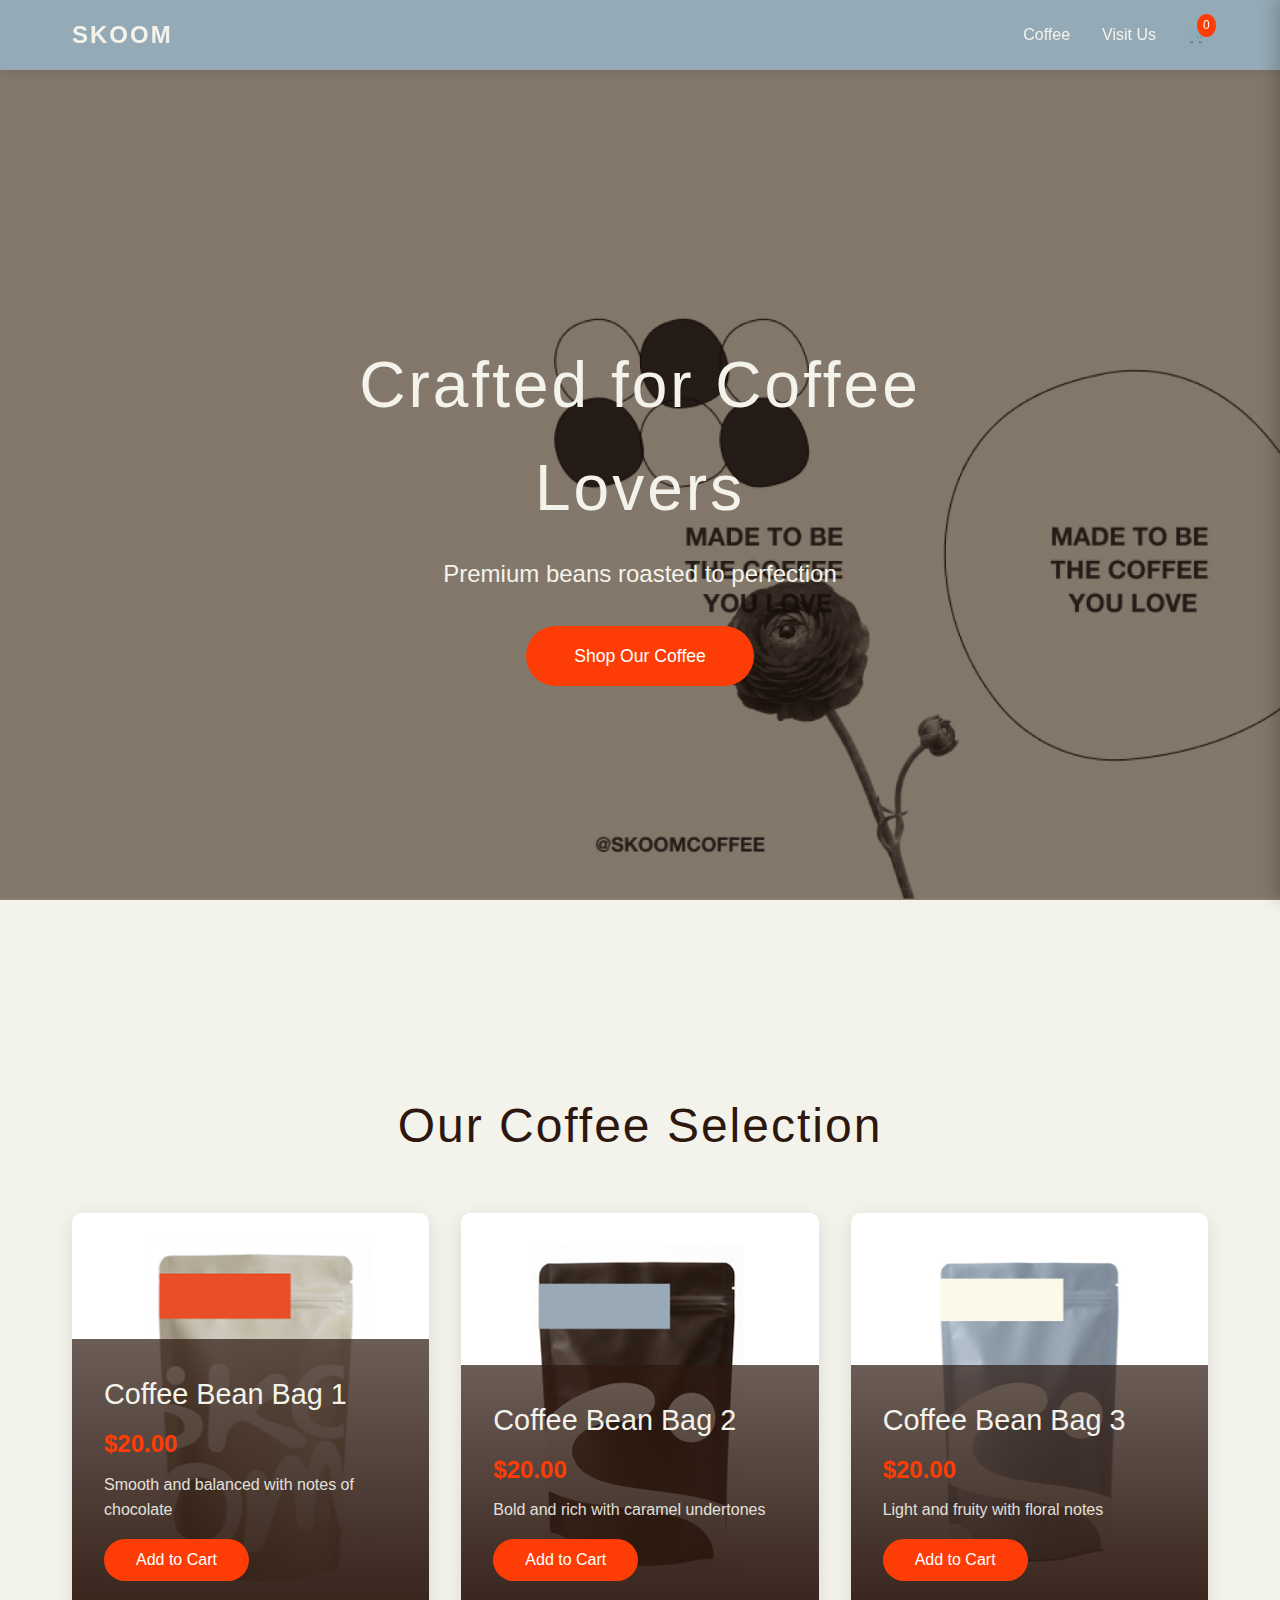
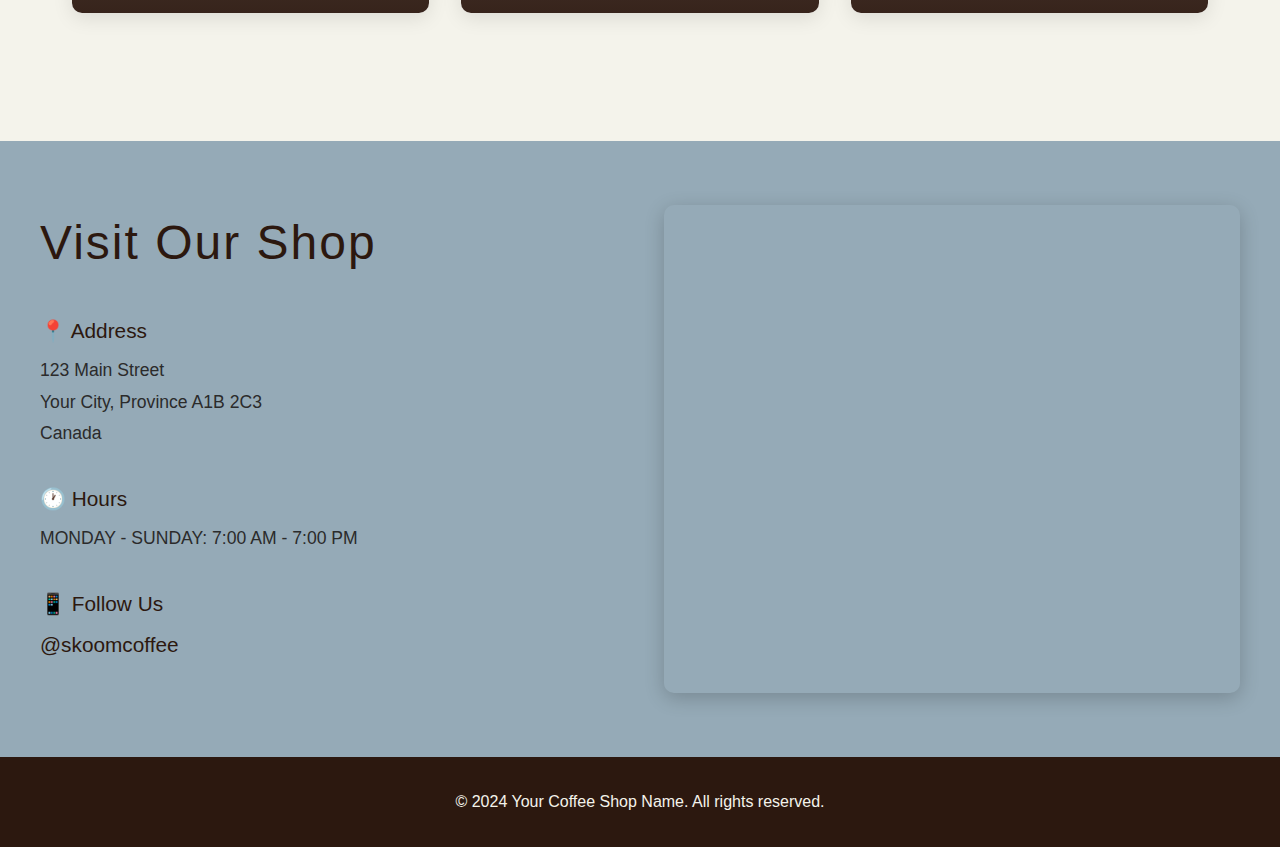
<file: index.html>
<!DOCTYPE html>
<html lang="en">
<head>
    <meta charset="UTF-8">
    <meta name="viewport" content="width=device-width, initial-scale=1.0">
    <title>Your Coffee Shop Name</title>
    <link rel="stylesheet" href="styles.css">
</head>
<body>
    <!-- Navigation -->
    <nav class="navbar">
        <div class="nav-container">
            <div class="logo">SKOOM</div>
            <div class="nav-links">
                <a href="#products">Coffee</a>
                <a href="#location">Visit Us</a>
                <a href="#" class="cart-icon" onclick="toggleCart()">
                    🛒 <span id="cart-count">0</span>
                </a>
            </div>
        </div>
    </nav>

    <!-- Hero Section - Background image: images/hero-background.jpg -->
    <section class="hero">
        <div class="hero-content">
            <h1>Crafted for Coffee Lovers</h1>
            <p>Premium beans roasted to perfection</p>
            <a href="#products" class="cta-button">Shop Our Coffee</a>
        </div>
    </section>

    <!-- Products Section -->
    <section id="products" class="products">
        <h2>Our Coffee Selection</h2>
        <div class="product-grid">
            
            <!-- Product 1 - Background image: images/product-1.jpg -->
            <div class="product-card">
                <div class="product-image" style="background-image: url('images/product-1.jpg');">
                    <div class="product-overlay">
                        <h3>Coffee Bean Bag 1</h3>
                        <p class="price">$20.00</p>
                        <p class="description">Smooth and balanced with notes of chocolate</p>
                        <button class="add-to-cart" onclick="addToCart('Coffee Bean Bag 1', 20.00)">Add to Cart</button>
                    </div>
                </div>
            </div>

            <!-- Product 2 - Background image: images/product-2.jpg -->
            <div class="product-card">
                <div class="product-image" style="background-image: url('images/product-2.jpg');">
                    <div class="product-overlay">
                        <h3>Coffee Bean Bag 2</h3>
                        <p class="price">$20.00</p>
                        <p class="description">Bold and rich with caramel undertones</p>
                        <button class="add-to-cart" onclick="addToCart('Coffee Bean Bag 2', 20.00)">Add to Cart</button>
                    </div>
                </div>
            </div>

            <!-- Product 3 - Background image: images/product-3.jpg -->
            <div class="product-card">
                <div class="product-image" style="background-image: url('images/product-3.jpg');">
                    <div class="product-overlay">
                        <h3>Coffee Bean Bag 3</h3>
                        <p class="price">$20.00</p>
                        <p class="description">Light and fruity with floral notes</p>
                        <button class="add-to-cart" onclick="addToCart('Coffee Bean Bag 3', 20.00)">Add to Cart</button>
                    </div>
                </div>
            </div>

        </div>
    </section>

    <!-- Location Section -->
    <section id="location" class="location">
        <div class="location-container">
            <div class="location-info">
                <h2>Visit Our Shop</h2>
                
                <div class="info-block">
                    <h3>📍 Address</h3>
                    <p>123 Main Street<br>
                    Your City, Province A1B 2C3<br>
                    Canada</p>
                </div>

                <div class="info-block">
                    <h3>🕐 Hours</h3>
                    <p>MONDAY - SUNDAY: 7:00 AM - 7:00 PM<br>
                </div>

                <div class="info-block">
                    <h3>📱 Follow Us</h3>
                    <a href="https://instagram.com/YOUR_INSTAGRAM_HANDLE" target="_blank" class="instagram-link">
                        @skoomcoffee
                    </a>
                </div>
            </div>

            <div class="map-container">
                <!-- REPLACE THIS WITH YOUR GOOGLE MAPS EMBED CODE -->
                <!-- Instructions: 
                     1. Go to Google Maps
                     2. Search your store address
                     3. Click "Share" 
                     4. Click "Embed a map"
                     5. Copy the entire <iframe> code
                     6. Replace the iframe below with your code
                -->
                <iframe 
                    src="https://www.google.com/maps/embed?pb=!1m18!1m12!1m3!1d11547.511785175517!2d-79.38025194946069!3d43.650707663671646!2m3!1f0!2f0!3f0!3m2!1i1024!2i768!4f13.1!3m3!1m2!1s0x89d4cb3088bf15bf%3A0xb0b60392fa10ffd8!2s197%20King%20St%20E%2C%20Toronto%2C%20ON%20M5A%201J5!5e0!3m2!1sen!2sca!4v1770036378170!5m2!1sen!2sca" width="600" height="450" style="border:0;" allowfullscreen="" loading="lazy" referrerpolicy="no-referrer-when-downgrade" 
                    width="100%" 
                    height="450" 
                    style="border:0;" 
                    allowfullscreen="" 
                    loading="lazy">
                </iframe>
            </div>
        </div>
    </section>

    <!-- Shopping Cart Sidebar -->
    <div id="cart-sidebar" class="cart-sidebar">
        <div class="cart-header">
            <h3>Your Cart</h3>
            <button onclick="toggleCart()" class="close-cart">✕</button>
        </div>
        <div id="cart-items" class="cart-items">
            <p class="empty-cart">Your cart is empty</p>
        </div>
        <div class="cart-footer">
            <div class="cart-total">
                <span>Total:</span>
                <span id="cart-total">$0.00</span>
            </div>
            <!-- REPLACE THIS URL WITH YOUR SQUARE PAYMENT LINK -->
            <a href="https://square.link/u/YOUR_SQUARE_LINK" target="_blank" class="checkout-button" id="checkout-button">
                Checkout with Square
            </a>
        </div>
    </div>

    <!-- Footer -->
    <footer class="footer">
        <p>&copy; 2024 Your Coffee Shop Name. All rights reserved.</p>
    </footer>

    <script src="script.js"></script>
</body>
</html>
</file>
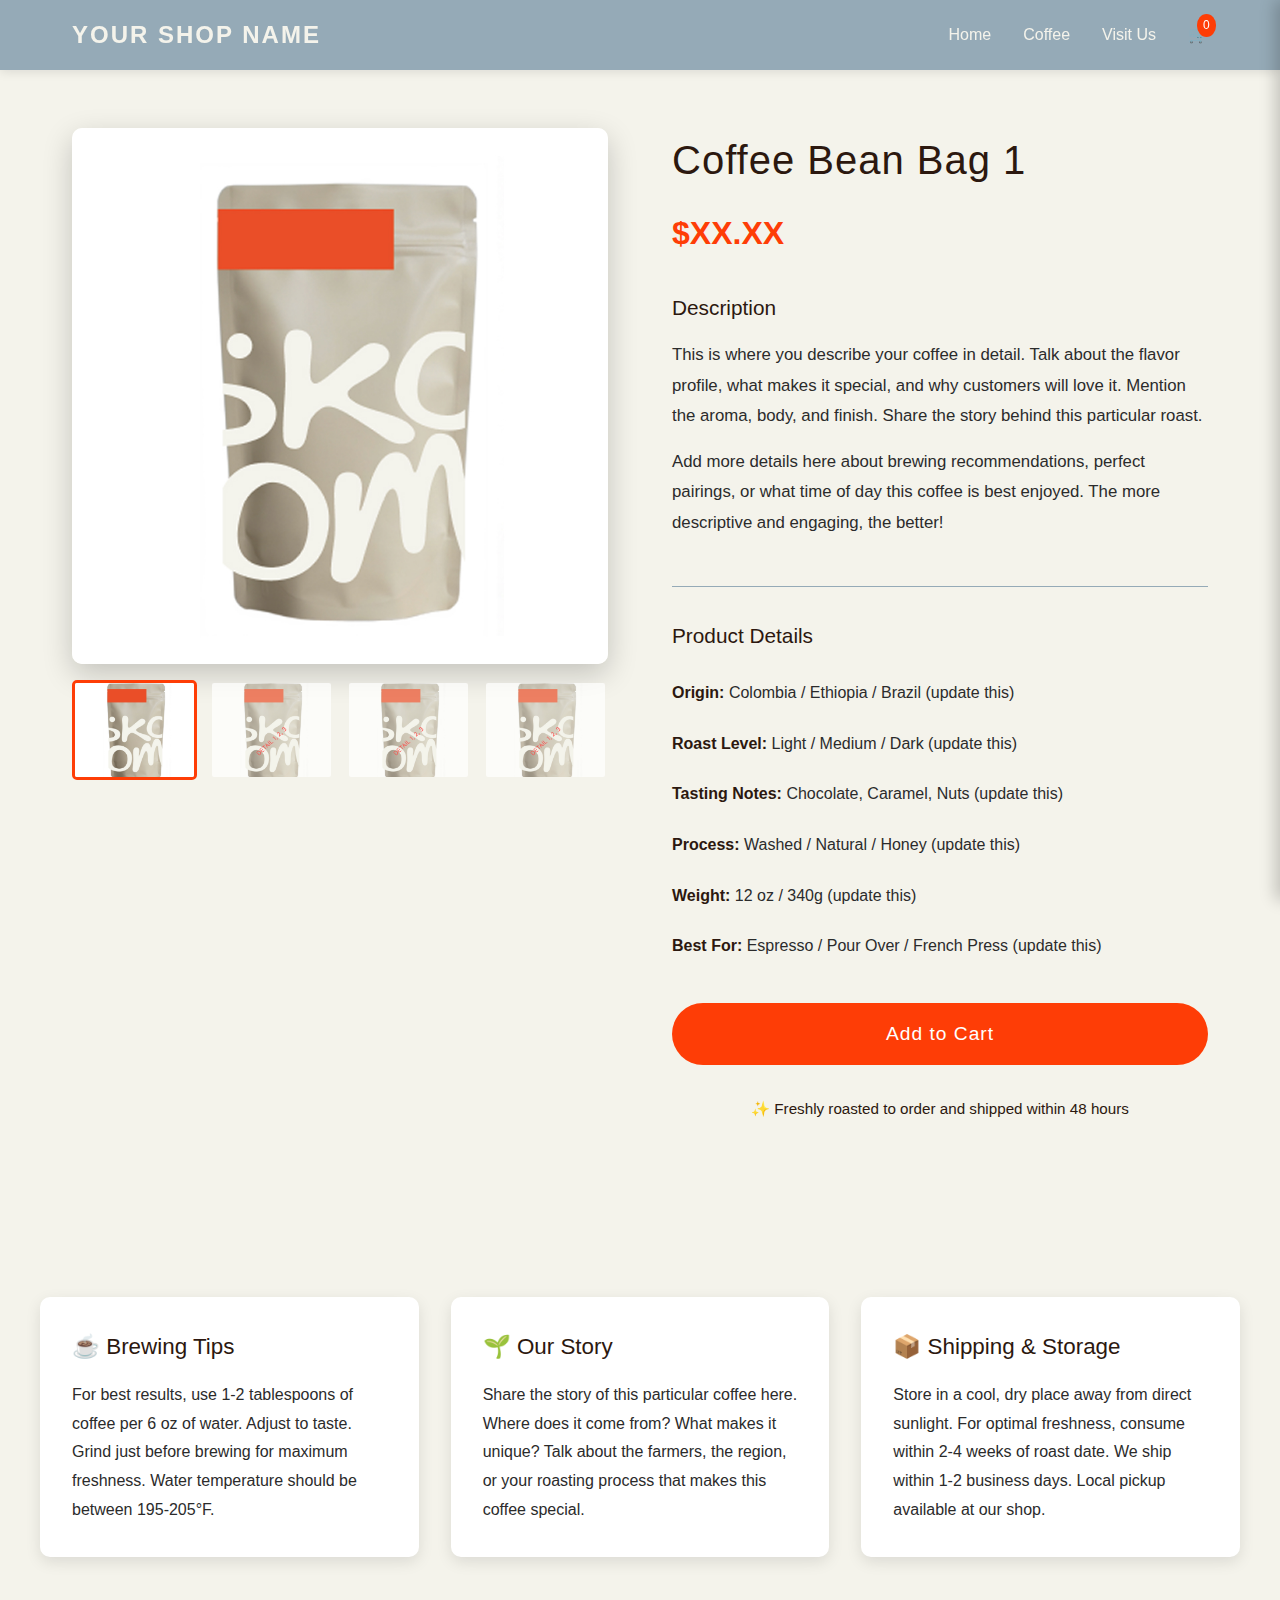
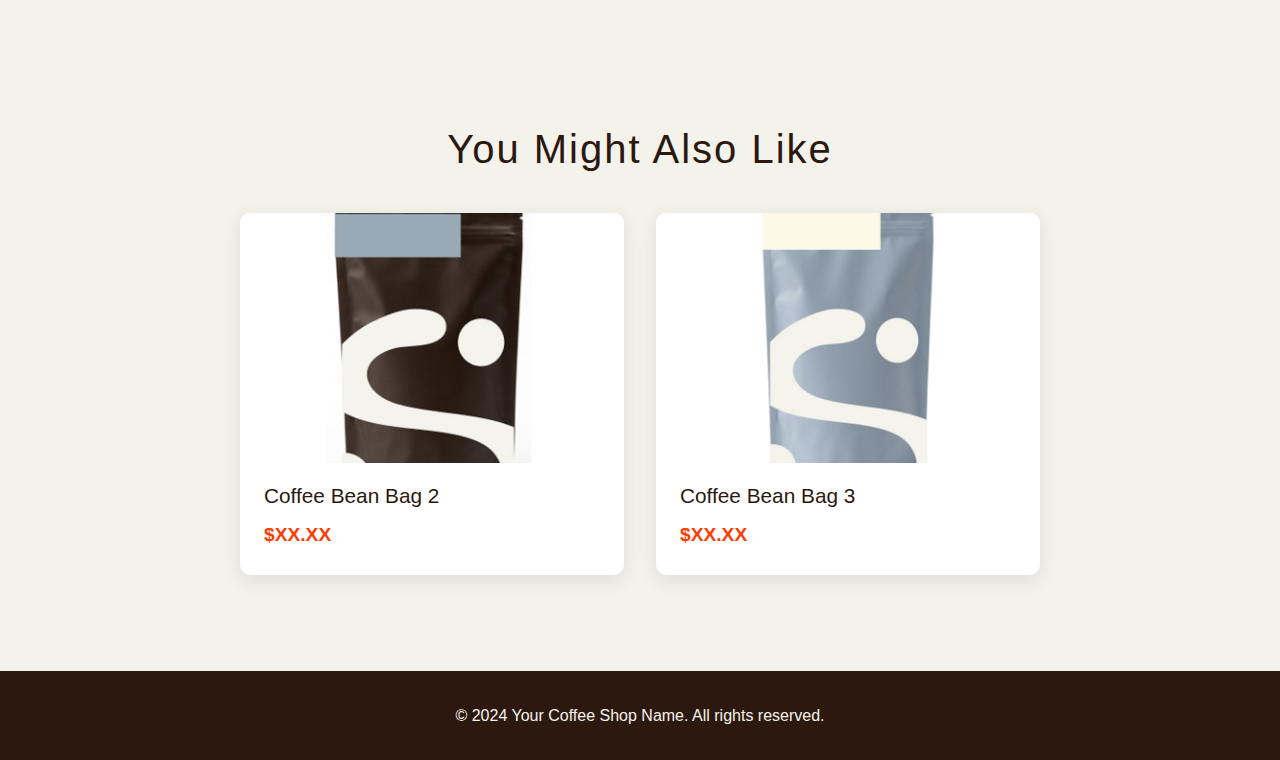
<file: product-1.html>
<!DOCTYPE html>
<html lang="en">
<head>
    <meta charset="UTF-8">
    <meta name="viewport" content="width=device-width, initial-scale=1.0">
    <title>Coffee Bean Bag 1 - Your Coffee Shop Name</title>
    <link rel="stylesheet" href="styles.css">
    <link rel="stylesheet" href="product-page.css">
</head>
<body>
    <!-- Navigation -->
    <nav class="navbar">
        <div class="nav-container">
            <div class="logo">YOUR SHOP NAME</div>
            <div class="nav-links">
                <a href="index.html">Home</a>
                <a href="index.html#products">Coffee</a>
                <a href="index.html#location">Visit Us</a>
                <a href="#" class="cart-icon" onclick="toggleCart()">
                    🛒 <span id="cart-count">0</span>
                </a>
            </div>
        </div>
    </nav>

    <!-- Product Detail Section -->
    <section class="product-detail">
        <div class="product-container">
            
            <!-- Image Gallery -->
            <div class="product-gallery">
                <div class="main-image">
                    <img id="main-product-image" src="images/product-1-main.jpg" alt="Coffee Bean Bag 1">
                </div>
                <div class="thumbnail-gallery">
                    <img src="images/product-1-main.jpg" alt="Main view" onclick="changeImage('images/product-1-main.jpg')" class="thumbnail active">
                    <img src="images/product-1-detail-1.jpg" alt="Detail 1" onclick="changeImage('images/product-1-detail-1.jpg')" class="thumbnail">
                    <img src="images/product-1-detail-2.jpg" alt="Detail 2" onclick="changeImage('images/product-1-detail-2.jpg')" class="thumbnail">
                    <img src="images/product-1-detail-3.jpg" alt="Detail 3" onclick="changeImage('images/product-1-detail-3.jpg')" class="thumbnail">
                </div>
            </div>

            <!-- Product Info -->
            <div class="product-info">
                <h1>Coffee Bean Bag 1</h1>
                <p class="product-price">$XX.XX</p>
                
                <div class="product-description">
                    <h3>Description</h3>
                    <p>
                        This is where you describe your coffee in detail. Talk about the flavor profile, 
                        what makes it special, and why customers will love it. Mention the aroma, body, 
                        and finish. Share the story behind this particular roast.
                    </p>
                    <p>
                        Add more details here about brewing recommendations, perfect pairings, or what 
                        time of day this coffee is best enjoyed. The more descriptive and engaging, the better!
                    </p>
                </div>

                <div class="product-details">
                    <h3>Product Details</h3>
                    <ul>
                        <li><strong>Origin:</strong> Colombia / Ethiopia / Brazil (update this)</li>
                        <li><strong>Roast Level:</strong> Light / Medium / Dark (update this)</li>
                        <li><strong>Tasting Notes:</strong> Chocolate, Caramel, Nuts (update this)</li>
                        <li><strong>Process:</strong> Washed / Natural / Honey (update this)</li>
                        <li><strong>Weight:</strong> 12 oz / 340g (update this)</li>
                        <li><strong>Best For:</strong> Espresso / Pour Over / French Press (update this)</li>
                    </ul>
                </div>

                <button class="add-to-cart-large" onclick="addToCart('Coffee Bean Bag 1', 0.00)">
                    Add to Cart
                </button>

                <div class="product-note">
                    <p>✨ Freshly roasted to order and shipped within 48 hours</p>
                </div>
            </div>

        </div>
    </section>

    <!-- Additional Info Section -->
    <section class="additional-info">
        <div class="info-container">
            
            <div class="info-card">
                <h3>☕ Brewing Tips</h3>
                <p>
                    For best results, use 1-2 tablespoons of coffee per 6 oz of water. 
                    Adjust to taste. Grind just before brewing for maximum freshness. 
                    Water temperature should be between 195-205°F.
                </p>
            </div>

            <div class="info-card">
                <h3>🌱 Our Story</h3>
                <p>
                    Share the story of this particular coffee here. Where does it come from? 
                    What makes it unique? Talk about the farmers, the region, or your roasting 
                    process that makes this coffee special.
                </p>
            </div>

            <div class="info-card">
                <h3>📦 Shipping & Storage</h3>
                <p>
                    Store in a cool, dry place away from direct sunlight. For optimal freshness, 
                    consume within 2-4 weeks of roast date. We ship within 1-2 business days. 
                    Local pickup available at our shop.
                </p>
            </div>

        </div>
    </section>

    <!-- Related Products -->
    <section class="related-products">
        <h2>You Might Also Like</h2>
        <div class="related-grid">
            
            <a href="product-2.html" class="related-card">
                <div class="related-image" style="background-image: url('images/product-2.jpg');"></div>
                <h4>Coffee Bean Bag 2</h4>
                <p class="related-price">$XX.XX</p>
            </a>

            <a href="product-3.html" class="related-card">
                <div class="related-image" style="background-image: url('images/product-3.jpg');"></div>
                <h4>Coffee Bean Bag 3</h4>
                <p class="related-price">$XX.XX</p>
            </a>

        </div>
    </section>

    <!-- Shopping Cart Sidebar -->
    <div id="cart-sidebar" class="cart-sidebar">
        <div class="cart-header">
            <h3>Your Cart</h3>
            <button onclick="toggleCart()" class="close-cart">✕</button>
        </div>
        <div id="cart-items" class="cart-items">
            <p class="empty-cart">Your cart is empty</p>
        </div>
        <div class="cart-footer">
            <div class="cart-total">
                <span>Total:</span>
                <span id="cart-total">$0.00</span>
            </div>
            <a href="https://square.link/u/YOUR_SQUARE_LINK" target="_blank" class="checkout-button" id="checkout-button">
                Checkout with Square
            </a>
        </div>
    </div>

    <!-- Footer -->
    <footer class="footer">
        <p>&copy; 2024 Your Coffee Shop Name. All rights reserved.</p>
    </footer>

    <script src="script.js"></script>
    <script src="product-page.js"></script>
</body>
</html>
</file>
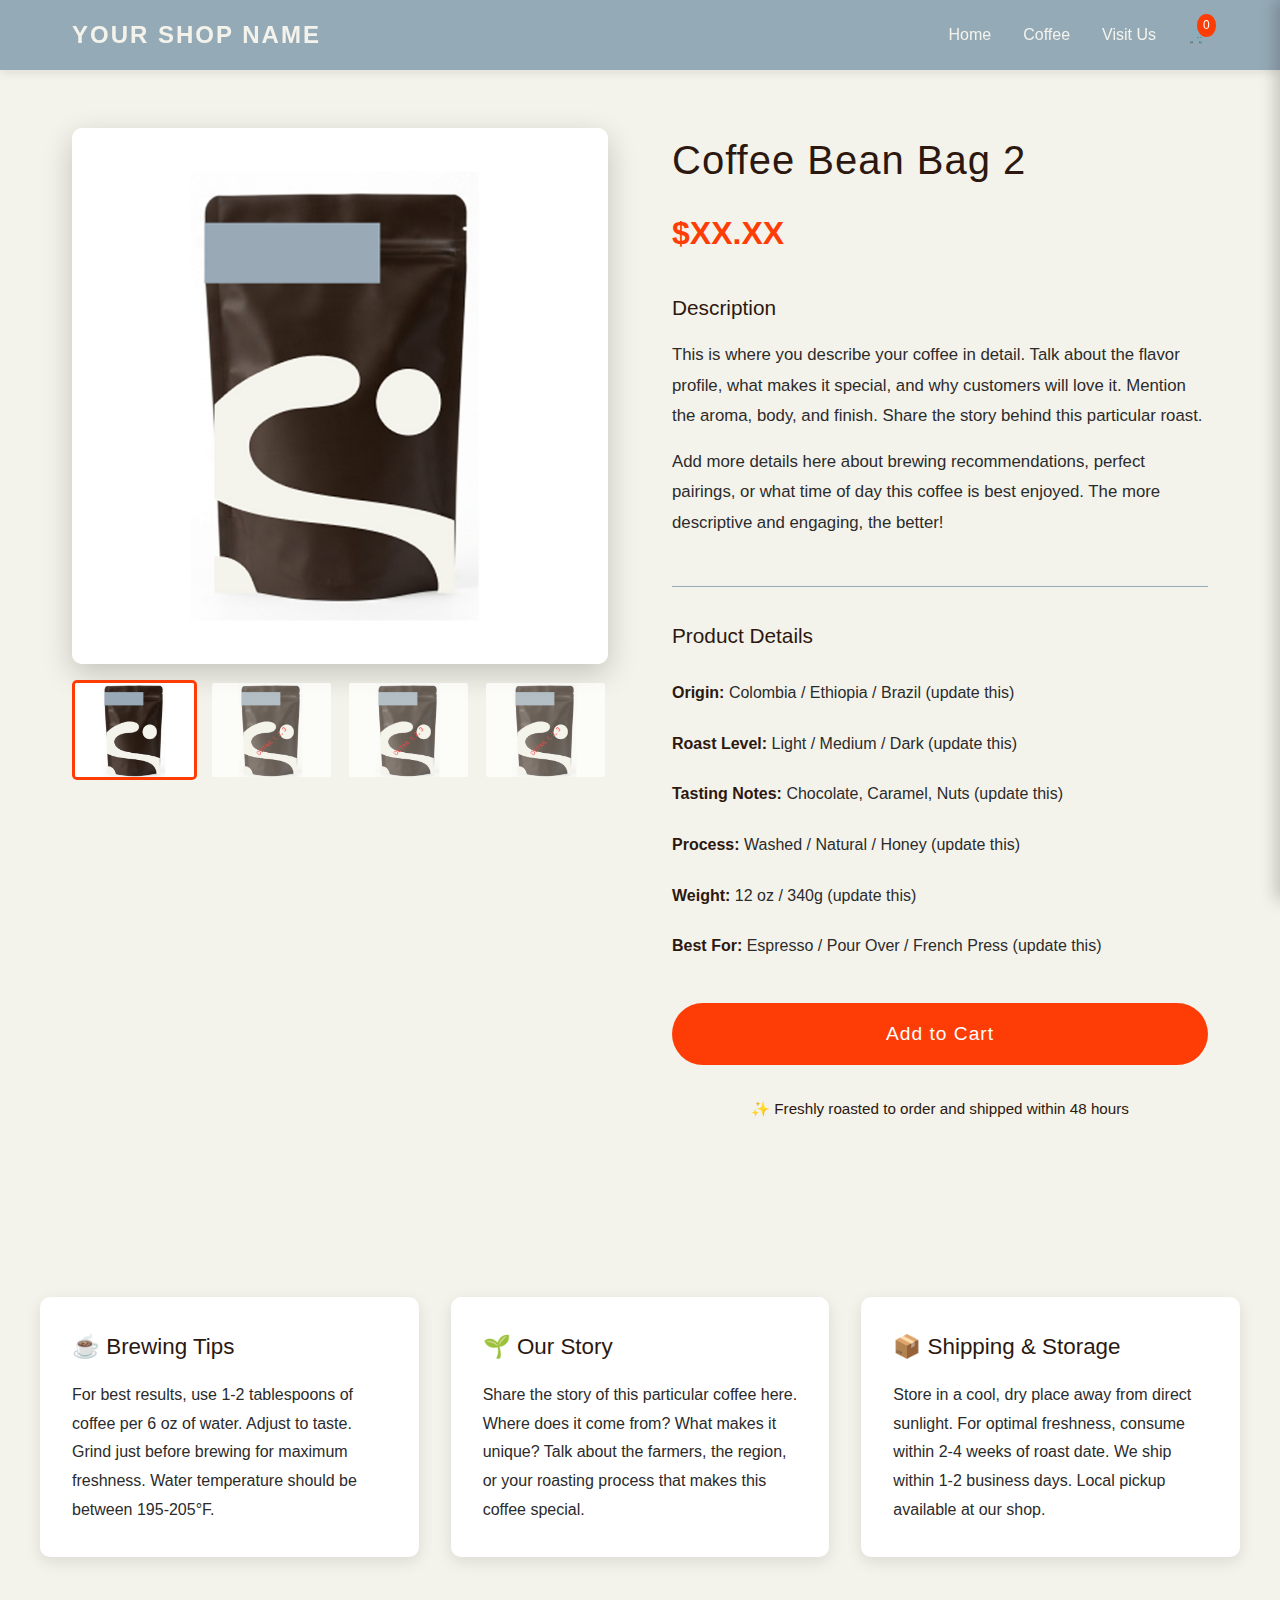
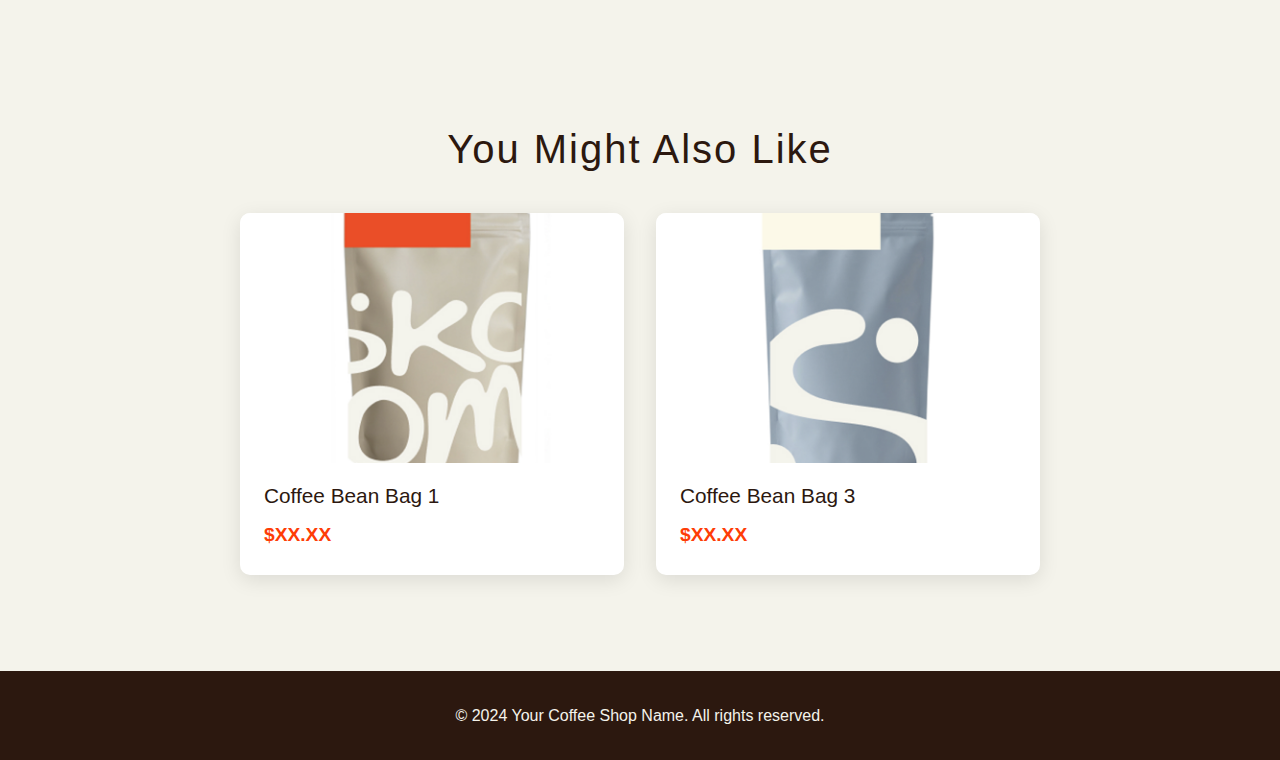
<file: product-2.html>
<!DOCTYPE html>
<html lang="en">
<head>
    <meta charset="UTF-8">
    <meta name="viewport" content="width=device-width, initial-scale=1.0">
    <title>Coffee Bean Bag 2 - Your Coffee Shop Name</title>
    <link rel="stylesheet" href="styles.css">
    <link rel="stylesheet" href="product-page.css">
</head>
<body>
    <!-- Navigation -->
    <nav class="navbar">
        <div class="nav-container">
            <div class="logo">YOUR SHOP NAME</div>
            <div class="nav-links">
                <a href="index.html">Home</a>
                <a href="index.html#products">Coffee</a>
                <a href="index.html#location">Visit Us</a>
                <a href="#" class="cart-icon" onclick="toggleCart()">
                    🛒 <span id="cart-count">0</span>
                </a>
            </div>
        </div>
    </nav>

    <!-- Product Detail Section -->
    <section class="product-detail">
        <div class="product-container">
            
            <!-- Image Gallery -->
            <div class="product-gallery">
                <div class="main-image">
                    <img id="main-product-image" src="images/product-2-main.jpg" alt="Coffee Bean Bag 2">
                </div>
                <div class="thumbnail-gallery">
                    <img src="images/product-2-main.jpg" alt="Main view" onclick="changeImage('images/product-2-main.jpg')" class="thumbnail active">
                    <img src="images/product-2-detail-1.jpg" alt="Detail 1" onclick="changeImage('images/product-2-detail-1.jpg')" class="thumbnail">
                    <img src="images/product-2-detail-2.jpg" alt="Detail 2" onclick="changeImage('images/product-2-detail-2.jpg')" class="thumbnail">
                    <img src="images/product-2-detail-3.jpg" alt="Detail 3" onclick="changeImage('images/product-2-detail-3.jpg')" class="thumbnail">
                </div>
            </div>

            <!-- Product Info -->
            <div class="product-info">
                <h1>Coffee Bean Bag 2</h1>
                <p class="product-price">$XX.XX</p>
                
                <div class="product-description">
                    <h3>Description</h3>
                    <p>
                        This is where you describe your coffee in detail. Talk about the flavor profile, 
                        what makes it special, and why customers will love it. Mention the aroma, body, 
                        and finish. Share the story behind this particular roast.
                    </p>
                    <p>
                        Add more details here about brewing recommendations, perfect pairings, or what 
                        time of day this coffee is best enjoyed. The more descriptive and engaging, the better!
                    </p>
                </div>

                <div class="product-details">
                    <h3>Product Details</h3>
                    <ul>
                        <li><strong>Origin:</strong> Colombia / Ethiopia / Brazil (update this)</li>
                        <li><strong>Roast Level:</strong> Light / Medium / Dark (update this)</li>
                        <li><strong>Tasting Notes:</strong> Chocolate, Caramel, Nuts (update this)</li>
                        <li><strong>Process:</strong> Washed / Natural / Honey (update this)</li>
                        <li><strong>Weight:</strong> 12 oz / 340g (update this)</li>
                        <li><strong>Best For:</strong> Espresso / Pour Over / French Press (update this)</li>
                    </ul>
                </div>

                <button class="add-to-cart-large" onclick="addToCart('Coffee Bean Bag 2', 0.00)">
                    Add to Cart
                </button>

                <div class="product-note">
                    <p>✨ Freshly roasted to order and shipped within 48 hours</p>
                </div>
            </div>

        </div>
    </section>

    <!-- Additional Info Section -->
    <section class="additional-info">
        <div class="info-container">
            
            <div class="info-card">
                <h3>☕ Brewing Tips</h3>
                <p>
                    For best results, use 1-2 tablespoons of coffee per 6 oz of water. 
                    Adjust to taste. Grind just before brewing for maximum freshness. 
                    Water temperature should be between 195-205°F.
                </p>
            </div>

            <div class="info-card">
                <h3>🌱 Our Story</h3>
                <p>
                    Share the story of this particular coffee here. Where does it come from? 
                    What makes it unique? Talk about the farmers, the region, or your roasting 
                    process that makes this coffee special.
                </p>
            </div>

            <div class="info-card">
                <h3>📦 Shipping & Storage</h3>
                <p>
                    Store in a cool, dry place away from direct sunlight. For optimal freshness, 
                    consume within 2-4 weeks of roast date. We ship within 1-2 business days. 
                    Local pickup available at our shop.
                </p>
            </div>

        </div>
    </section>

    <!-- Related Products -->
    <section class="related-products">
        <h2>You Might Also Like</h2>
        <div class="related-grid">
            
            <a href="product-1.html" class="related-card">
                <div class="related-image" style="background-image: url('images/product-1.jpg');"></div>
                <h4>Coffee Bean Bag 1</h4>
                <p class="related-price">$XX.XX</p>
            </a>

            <a href="product-3.html" class="related-card">
                <div class="related-image" style="background-image: url('images/product-3.jpg');"></div>
                <h4>Coffee Bean Bag 3</h4>
                <p class="related-price">$XX.XX</p>
            </a>

        </div>
    </section>

    <!-- Shopping Cart Sidebar -->
    <div id="cart-sidebar" class="cart-sidebar">
        <div class="cart-header">
            <h3>Your Cart</h3>
            <button onclick="toggleCart()" class="close-cart">✕</button>
        </div>
        <div id="cart-items" class="cart-items">
            <p class="empty-cart">Your cart is empty</p>
        </div>
        <div class="cart-footer">
            <div class="cart-total">
                <span>Total:</span>
                <span id="cart-total">$0.00</span>
            </div>
            <a href="https://square.link/u/YOUR_SQUARE_LINK" target="_blank" class="checkout-button" id="checkout-button">
                Checkout with Square
            </a>
        </div>
    </div>

    <!-- Footer -->
    <footer class="footer">
        <p>&copy; 2024 Your Coffee Shop Name. All rights reserved.</p>
    </footer>

    <script src="script.js"></script>
    <script src="product-page.js"></script>
</body>
</html>
</file>
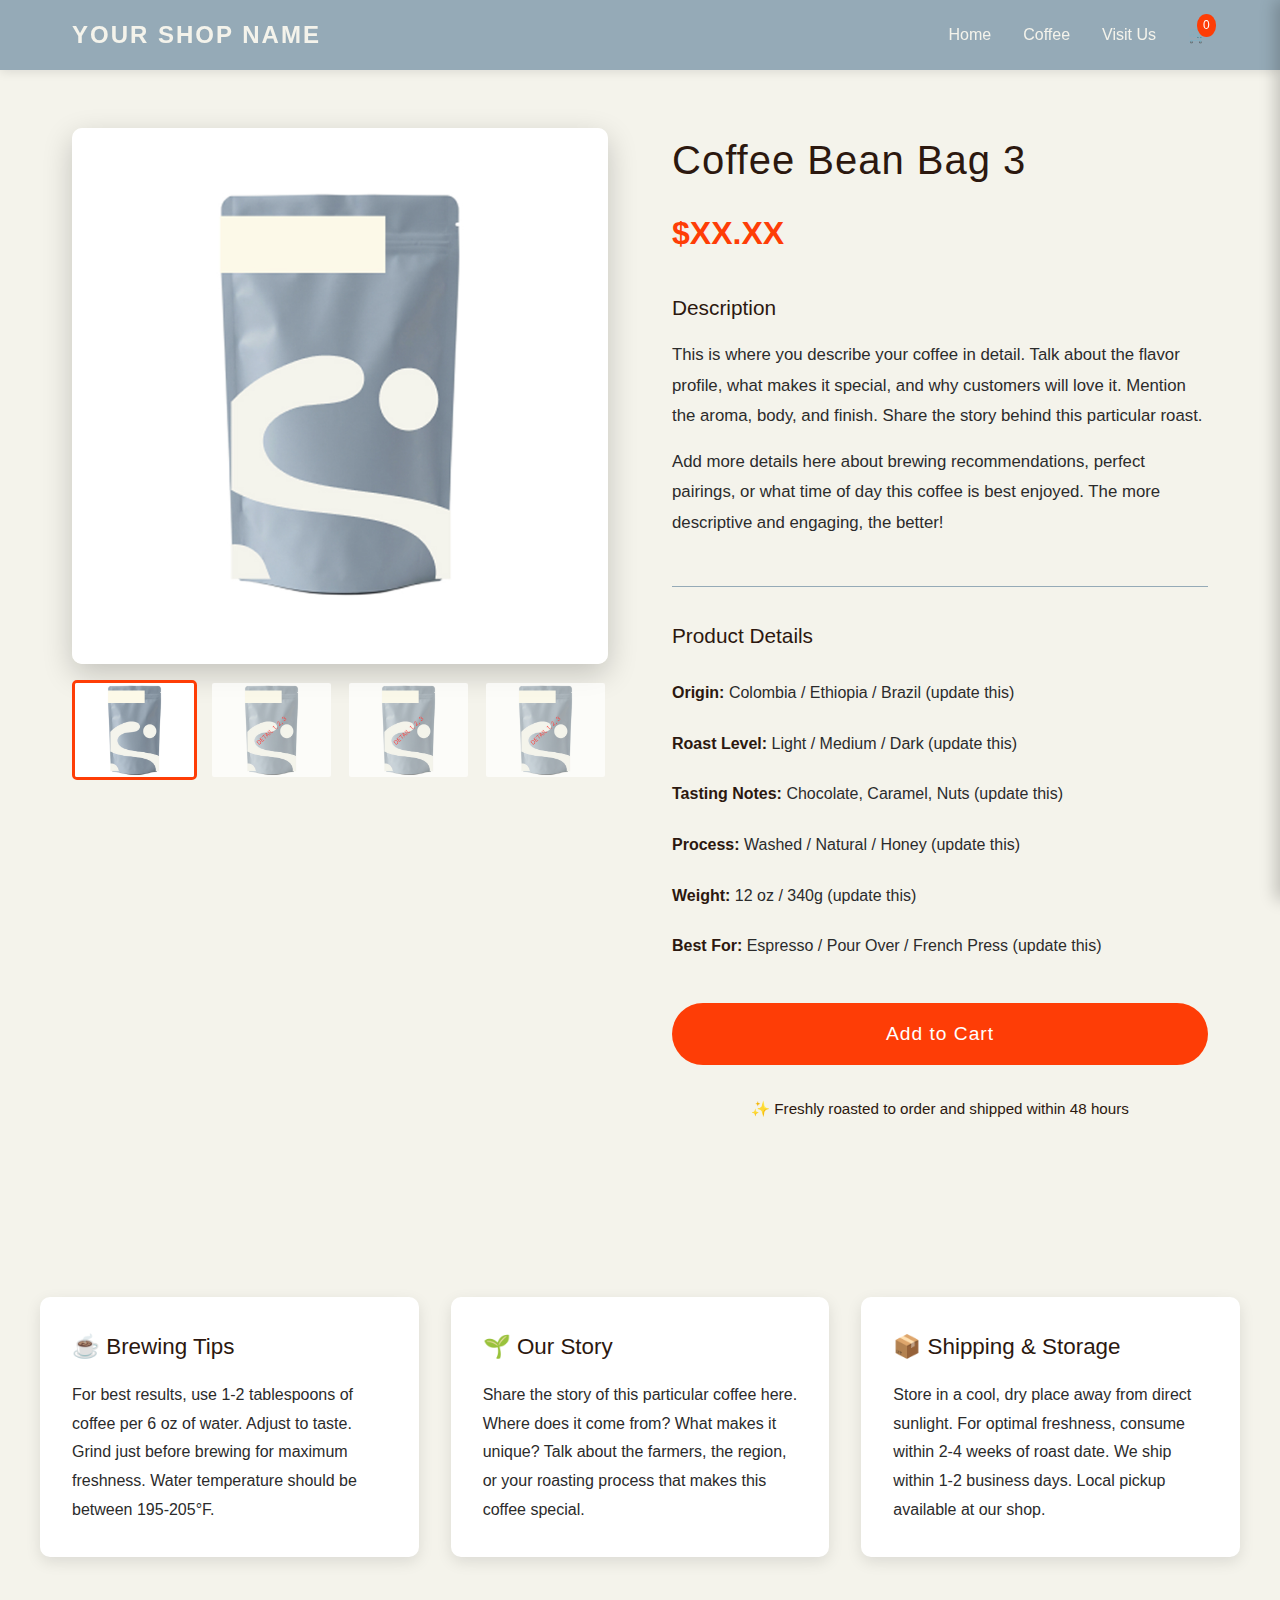
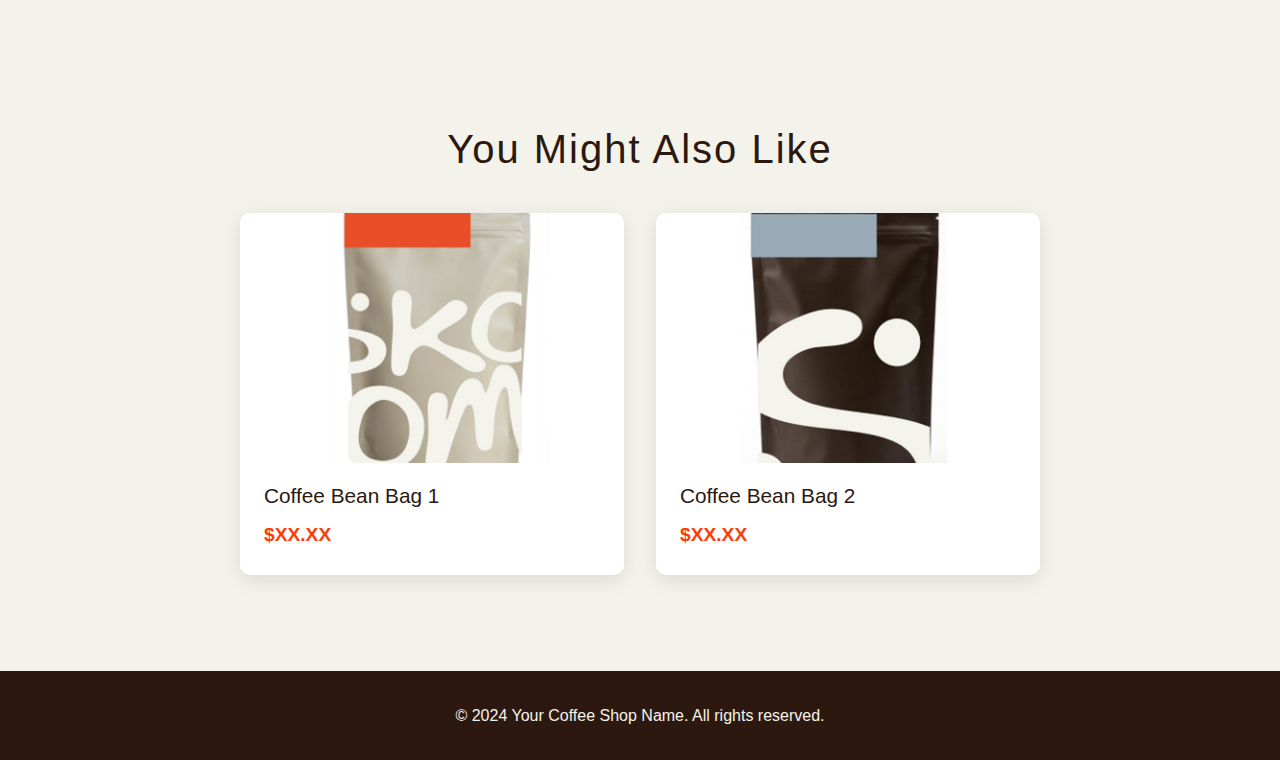
<file: product-3.html>
<!DOCTYPE html>
<html lang="en">
<head>
    <meta charset="UTF-8">
    <meta name="viewport" content="width=device-width, initial-scale=1.0">
    <title>Coffee Bean Bag 3 - Your Coffee Shop Name</title>
    <link rel="stylesheet" href="styles.css">
    <link rel="stylesheet" href="product-page.css">
</head>
<body>
    <!-- Navigation -->
    <nav class="navbar">
        <div class="nav-container">
            <div class="logo">YOUR SHOP NAME</div>
            <div class="nav-links">
                <a href="index.html">Home</a>
                <a href="index.html#products">Coffee</a>
                <a href="index.html#location">Visit Us</a>
                <a href="#" class="cart-icon" onclick="toggleCart()">
                    🛒 <span id="cart-count">0</span>
                </a>
            </div>
        </div>
    </nav>

    <!-- Product Detail Section -->
    <section class="product-detail">
        <div class="product-container">
            
            <!-- Image Gallery -->
            <div class="product-gallery">
                <div class="main-image">
                    <img id="main-product-image" src="images/product-3-main.jpg" alt="Coffee Bean Bag 3">
                </div>
                <div class="thumbnail-gallery">
                    <img src="images/product-3-main.jpg" alt="Main view" onclick="changeImage('images/product-3-main.jpg')" class="thumbnail active">
                    <img src="images/product-3-detail-1.jpg" alt="Detail 1" onclick="changeImage('images/product-3-detail-1.jpg')" class="thumbnail">
                    <img src="images/product-3-detail-2.jpg" alt="Detail 2" onclick="changeImage('images/product-3-detail-2.jpg')" class="thumbnail">
                    <img src="images/product-3-detail-3.jpg" alt="Detail 3" onclick="changeImage('images/product-3-detail-3.jpg')" class="thumbnail">
                </div>
            </div>

            <!-- Product Info -->
            <div class="product-info">
                <h1>Coffee Bean Bag 3</h1>
                <p class="product-price">$XX.XX</p>
                
                <div class="product-description">
                    <h3>Description</h3>
                    <p>
                        This is where you describe your coffee in detail. Talk about the flavor profile, 
                        what makes it special, and why customers will love it. Mention the aroma, body, 
                        and finish. Share the story behind this particular roast.
                    </p>
                    <p>
                        Add more details here about brewing recommendations, perfect pairings, or what 
                        time of day this coffee is best enjoyed. The more descriptive and engaging, the better!
                    </p>
                </div>

                <div class="product-details">
                    <h3>Product Details</h3>
                    <ul>
                        <li><strong>Origin:</strong> Colombia / Ethiopia / Brazil (update this)</li>
                        <li><strong>Roast Level:</strong> Light / Medium / Dark (update this)</li>
                        <li><strong>Tasting Notes:</strong> Chocolate, Caramel, Nuts (update this)</li>
                        <li><strong>Process:</strong> Washed / Natural / Honey (update this)</li>
                        <li><strong>Weight:</strong> 12 oz / 340g (update this)</li>
                        <li><strong>Best For:</strong> Espresso / Pour Over / French Press (update this)</li>
                    </ul>
                </div>

                <button class="add-to-cart-large" onclick="addToCart('Coffee Bean Bag 3', 0.00)">
                    Add to Cart
                </button>

                <div class="product-note">
                    <p>✨ Freshly roasted to order and shipped within 48 hours</p>
                </div>
            </div>

        </div>
    </section>

    <!-- Additional Info Section -->
    <section class="additional-info">
        <div class="info-container">
            
            <div class="info-card">
                <h3>☕ Brewing Tips</h3>
                <p>
                    For best results, use 1-2 tablespoons of coffee per 6 oz of water. 
                    Adjust to taste. Grind just before brewing for maximum freshness. 
                    Water temperature should be between 195-205°F.
                </p>
            </div>

            <div class="info-card">
                <h3>🌱 Our Story</h3>
                <p>
                    Share the story of this particular coffee here. Where does it come from? 
                    What makes it unique? Talk about the farmers, the region, or your roasting 
                    process that makes this coffee special.
                </p>
            </div>

            <div class="info-card">
                <h3>📦 Shipping & Storage</h3>
                <p>
                    Store in a cool, dry place away from direct sunlight. For optimal freshness, 
                    consume within 2-4 weeks of roast date. We ship within 1-2 business days. 
                    Local pickup available at our shop.
                </p>
            </div>

        </div>
    </section>

    <!-- Related Products -->
    <section class="related-products">
        <h2>You Might Also Like</h2>
        <div class="related-grid">
            
            <a href="product-1.html" class="related-card">
                <div class="related-image" style="background-image: url('images/product-1.jpg');"></div>
                <h4>Coffee Bean Bag 1</h4>
                <p class="related-price">$XX.XX</p>
            </a>

            <a href="product-2.html" class="related-card">
                <div class="related-image" style="background-image: url('images/product-2.jpg');"></div>
                <h4>Coffee Bean Bag 2</h4>
                <p class="related-price">$XX.XX</p>
            </a>

        </div>
    </section>

    <!-- Shopping Cart Sidebar -->
    <div id="cart-sidebar" class="cart-sidebar">
        <div class="cart-header">
            <h3>Your Cart</h3>
            <button onclick="toggleCart()" class="close-cart">✕</button>
        </div>
        <div id="cart-items" class="cart-items">
            <p class="empty-cart">Your cart is empty</p>
        </div>
        <div class="cart-footer">
            <div class="cart-total">
                <span>Total:</span>
                <span id="cart-total">$0.00</span>
            </div>
            <a href="https://square.link/u/YOUR_SQUARE_LINK" target="_blank" class="checkout-button" id="checkout-button">
                Checkout with Square
            </a>
        </div>
    </div>

    <!-- Footer -->
    <footer class="footer">
        <p>&copy; 2024 Your Coffee Shop Name. All rights reserved.</p>
    </footer>

    <script src="script.js"></script>
    <script src="product-page.js"></script>
</body>
</html>
</file>
<file: styles.css>
* {
    margin: 0;
    padding: 0;
    box-sizing: border-box;
}

body {
    font-family: 'Helvetica Neue', Helvetica, Arial, sans-serif;
    color: #2B2B2B;
    line-height: 1.6;
    background-color: #F4F3EB;
}

/* Navigation */
.navbar {
    background-color: #95AAB7;
    padding: 1rem 0;
    position: fixed;
    width: 100%;
    top: 0;
    z-index: 1000;
    box-shadow: 0 2px 10px rgba(0,0,0,0.1);
}

.nav-container {
    max-width: 1200px;
    margin: 0 auto;
    padding: 0 2rem;
    display: flex;
    justify-content: space-between;
    align-items: center;
}

.logo {
    font-size: 1.5rem;
    font-weight: bold;
    color: #F4F3EB;
    letter-spacing: 2px;
}

.nav-links {
    display: flex;
    gap: 2rem;
    align-items: center;
}

.nav-links a {
    color: #F4F3EB;
    text-decoration: none;
    transition: color 0.3s;
    font-size: 1rem;
}

.nav-links a:hover {
    color: #FE3D06;
}

.cart-icon {
    position: relative;
    font-size: 1.2rem;
    cursor: pointer;
}

#cart-count {
    background-color: #FE3D06;
    color: white;
    border-radius: 50%;
    padding: 0.1rem 0.4rem;
    font-size: 0.75rem;
    position: absolute;
    top: -8px;
    right: -8px;
}

/* Hero Section */
.hero {
    /* CHANGE THIS: Replace with your hero background image */
    background-image: linear-gradient(rgba(44, 24, 15, 0.5), rgba(44, 24, 15, 0.5)), url('images/hero-background.jpg');
    background-size: cover;
    background-position: center;
    background-attachment: fixed;
    height: 100vh;
    display: flex;
    align-items: center;
    justify-content: center;
    text-align: center;
    margin-top: 60px;
}

.hero-content {
    color: #F4F3EB;
    max-width: 800px;
    padding: 2rem;
}

.hero h1 {
    font-size: 4rem;
    margin-bottom: 1rem;
    font-weight: 300;
    letter-spacing: 3px;
}

.hero p {
    font-size: 1.5rem;
    margin-bottom: 2rem;
    font-weight: 300;
}

.cta-button {
    background-color: #FE3D06;
    color: white;
    padding: 1rem 3rem;
    text-decoration: none;
    font-size: 1.1rem;
    border-radius: 50px;
    transition: all 0.3s;
    display: inline-block;
}

.cta-button:hover {
    background-color: #95AAB7;
    transform: translateY(-2px);
    box-shadow: 0 5px 15px rgba(254, 61, 6, 0.3);
}

/* Products Section */
.products {
    max-width: 1200px;
    margin: 4rem auto;
    padding: 4rem 2rem;
}

.products h2 {
    text-align: center;
    font-size: 3rem;
    margin-bottom: 3rem;
    color: #2C180F;
    font-weight: 300;
    letter-spacing: 2px;
}

.product-grid {
    display: grid;
    grid-template-columns: repeat(auto-fit, minmax(300px, 1fr));
    gap: 2rem;
}

.product-card {
    background: white;
    border-radius: 10px;
    overflow: hidden;
    box-shadow: 0 5px 20px rgba(0,0,0,0.1);
    transition: transform 0.3s;
}

.product-card:hover {
    transform: translateY(-10px);
    box-shadow: 0 10px 30px rgba(0,0,0,0.2);
}

.product-link {
    text-decoration: none;
    color: inherit;
    display: block;
}

.product-image {
    /* Product images will be set as background-image in HTML */
    height: 400px;
    background-size: cover;
    background-position: center;
    position: relative;
    display: flex;
    align-items: flex-end;
}

.product-overlay {
    background: linear-gradient(to top, rgba(44, 24, 15, 0.95), rgba(44, 24, 15, 0.7));
    width: 100%;
    padding: 2rem;
    color: #F4F3EB;
}

.product-actions {
    padding: 1.5rem;
    display: flex;
    gap: 1rem;
    background: white;
}

.view-details {
    flex: 1;
    background-color: #95AAB7;
    color: white;
    text-align: center;
    padding: 0.75rem 2rem;
    font-size: 1rem;
    border-radius: 50px;
    text-decoration: none;
    transition: all 0.3s;
    display: inline-block;
    font-family: 'Helvetica Neue', Helvetica, Arial, sans-serif;
}

.view-details:hover {
    background-color: #2C180F;
    transform: translateY(-2px);
}

.product-overlay h3 {
    font-size: 1.8rem;
    margin-bottom: 0.5rem;
    font-weight: 400;
}

.price {
    font-size: 1.5rem;
    color: #FE3D06;
    margin-bottom: 0.5rem;
    font-weight: bold;
}

.description {
    font-size: 1rem;
    margin-bottom: 1rem;
    opacity: 0.9;
}

.add-to-cart {
    flex: 1;
    background-color: #FE3D06;
    color: white;
    border: none;
    padding: 0.75rem 2rem;
    font-size: 1rem;
    border-radius: 50px;
    cursor: pointer;
    transition: all 0.3s;
    font-family: 'Helvetica Neue', Helvetica, Arial, sans-serif;
}

.add-to-cart:hover {
    background-color: #95AAB7;
    transform: translateY(-2px);
}

/* Location Section */
.location {
    background-color: #95AAB7;
    padding: 4rem 2rem;
}

.location-container {
    max-width: 1200px;
    margin: 0 auto;
    display: grid;
    grid-template-columns: 1fr 1fr;
    gap: 3rem;
}

.location h2 {
    font-size: 3rem;
    margin-bottom: 2rem;
    color: #2C180F;
    font-weight: 300;
    letter-spacing: 2px;
}

.info-block {
    margin-bottom: 2rem;
}

.info-block h3 {
    color: #2C180F;
    margin-bottom: 0.5rem;
    font-size: 1.3rem;
    font-weight: 400;
}

.info-block p {
    color: #2B2B2B;
    font-size: 1.1rem;
    line-height: 1.8;
}

.instagram-link {
    color: #2C180F;
    text-decoration: none;
    font-size: 1.3rem;
    font-weight: 500;
    transition: color 0.3s;
}

.instagram-link:hover {
    color: #FE3D06;
}

.map-container {
    border-radius: 10px;
    overflow: hidden;
    box-shadow: 0 5px 20px rgba(0,0,0,0.2);
}

/* Shopping Cart Sidebar */
.cart-sidebar {
    position: fixed;
    right: -400px;
    top: 0;
    width: 400px;
    height: 100%;
    background-color: white;
    box-shadow: -5px 0 15px rgba(0,0,0,0.2);
    transition: right 0.3s;
    z-index: 2000;
    display: flex;
    flex-direction: column;
}

.cart-sidebar.open {
    right: 0;
}

.cart-header {
    background-color: #2C180F;
    color: #F4F3EB;
    padding: 1.5rem;
    display: flex;
    justify-content: space-between;
    align-items: center;
}

.cart-header h3 {
    font-size: 1.5rem;
    font-weight: 400;
}

.close-cart {
    background: none;
    border: none;
    color: #F4F3EB;
    font-size: 2rem;
    cursor: pointer;
    transition: color 0.3s;
}

.close-cart:hover {
    color: #FE3D06;
}

.cart-items {
    flex: 1;
    overflow-y: auto;
    padding: 1.5rem;
}

.empty-cart {
    text-align: center;
    color: #95AAB7;
    padding: 2rem;
}

.cart-item {
    display: flex;
    justify-content: space-between;
    align-items: center;
    padding: 1rem;
    border-bottom: 1px solid #F4F3EB;
}

.cart-item-info {
    flex: 1;
}

.cart-item-name {
    font-weight: 500;
    margin-bottom: 0.25rem;
}

.cart-item-price {
    color: #95AAB7;
}

.remove-item {
    background: none;
    border: none;
    color: #FE3D06;
    cursor: pointer;
    font-size: 1.2rem;
    padding: 0.5rem;
}

.remove-item:hover {
    color: #2C180F;
}

.cart-footer {
    border-top: 2px solid #F4F3EB;
    padding: 1.5rem;
}

.cart-total {
    display: flex;
    justify-content: space-between;
    font-size: 1.3rem;
    font-weight: bold;
    margin-bottom: 1rem;
    color: #2C180F;
}

.checkout-button {
    display: block;
    width: 100%;
    background-color: #FE3D06;
    color: white;
    text-align: center;
    padding: 1rem;
    text-decoration: none;
    border-radius: 50px;
    font-size: 1.1rem;
    transition: all 0.3s;
}

.checkout-button:hover {
    background-color: #95AAB7;
    transform: translateY(-2px);
}

.checkout-button.disabled {
    background-color: #95AAB7;
    cursor: not-allowed;
    opacity: 0.5;
}

/* Footer */
.footer {
    background-color: #2C180F;
    color: #F4F3EB;
    text-align: center;
    padding: 2rem;
}

/* Responsive Design */
@media (max-width: 768px) {
    .hero h1 {
        font-size: 2.5rem;
    }

    .hero p {
        font-size: 1.2rem;
    }

    .location-container {
        grid-template-columns: 1fr;
    }

    .cart-sidebar {
        width: 100%;
        right: -100%;
    }

    .product-grid {
        grid-template-columns: 1fr;
    }

    .nav-links {
        gap: 1rem;
    }

    .nav-links a {
        font-size: 0.9rem;
    }
}
</file>
<file: product-page.css>
/* Product Detail Page Styles */

.product-detail {
    max-width: 1200px;
    margin: 6rem auto 4rem;
    padding: 2rem;
}

.product-container {
    display: grid;
    grid-template-columns: 1fr 1fr;
    gap: 4rem;
    align-items: start;
}

/* Image Gallery */
.product-gallery {
    position: sticky;
    top: 100px;
}

.main-image {
    width: 100%;
    margin-bottom: 1rem;
    border-radius: 10px;
    overflow: hidden;
    box-shadow: 0 10px 30px rgba(0,0,0,0.2);
}

.main-image img {
    width: 100%;
    height: auto;
    display: block;
}

.thumbnail-gallery {
    display: grid;
    grid-template-columns: repeat(4, 1fr);
    gap: 0.75rem;
}

.thumbnail {
    width: 100%;
    height: 100px;
    object-fit: cover;
    border-radius: 5px;
    cursor: pointer;
    border: 3px solid transparent;
    transition: all 0.3s;
    opacity: 0.7;
}

.thumbnail:hover {
    opacity: 1;
    border-color: #95AAB7;
}

.thumbnail.active {
    border-color: #FE3D06;
    opacity: 1;
}

/* Product Info */
.product-info h1 {
    font-size: 2.5rem;
    color: #2C180F;
    margin-bottom: 1rem;
    font-weight: 400;
    letter-spacing: 1px;
}

.product-price {
    font-size: 2rem;
    color: #FE3D06;
    font-weight: bold;
    margin-bottom: 2rem;
}

.product-description {
    margin-bottom: 2rem;
    padding-bottom: 2rem;
    border-bottom: 1px solid #95AAB7;
}

.product-description h3 {
    color: #2C180F;
    font-size: 1.3rem;
    margin-bottom: 1rem;
    font-weight: 500;
}

.product-description p {
    color: #2B2B2B;
    line-height: 1.8;
    margin-bottom: 1rem;
    font-size: 1.05rem;
}

.product-details {
    margin-bottom: 2rem;
}

.product-details h3 {
    color: #2C180F;
    font-size: 1.3rem;
    margin-bottom: 1rem;
    font-weight: 500;
}

.product-details ul {
    list-style: none;
    padding: 0;
}

.product-details li {
    padding: 0.75rem 0;
    border-bottom: 1px solid #F4F3EB;
    color: #2B2B2B;
    font-size: 1rem;
}

.product-details li:last-child {
    border-bottom: none;
}

.product-details strong {
    color: #2C180F;
    font-weight: 600;
}

.add-to-cart-large {
    width: 100%;
    background-color: #FE3D06;
    color: white;
    border: none;
    padding: 1.25rem 2rem;
    font-size: 1.2rem;
    border-radius: 50px;
    cursor: pointer;
    transition: all 0.3s;
    font-family: 'Helvetica Neue', Helvetica, Arial, sans-serif;
    font-weight: 500;
    letter-spacing: 1px;
    margin-bottom: 1rem;
}

.add-to-cart-large:hover {
    background-color: #95AAB7;
    transform: translateY(-2px);
    box-shadow: 0 5px 15px rgba(254, 61, 6, 0.3);
}

.product-note {
    text-align: center;
    padding: 1rem;
    background-color: #F4F3EB;
    border-radius: 10px;
}

.product-note p {
    color: #2C180F;
    margin: 0;
    font-size: 0.95rem;
}

/* Additional Info Section */
.additional-info {
    background-color: #F4F3EB;
    padding: 4rem 2rem;
    margin-top: 4rem;
}

.info-container {
    max-width: 1200px;
    margin: 0 auto;
    display: grid;
    grid-template-columns: repeat(3, 1fr);
    gap: 2rem;
}

.info-card {
    background-color: white;
    padding: 2rem;
    border-radius: 10px;
    box-shadow: 0 5px 15px rgba(0,0,0,0.1);
}

.info-card h3 {
    color: #2C180F;
    font-size: 1.4rem;
    margin-bottom: 1rem;
    font-weight: 500;
}

.info-card p {
    color: #2B2B2B;
    line-height: 1.8;
    font-size: 1rem;
}

/* Related Products */
.related-products {
    max-width: 1200px;
    margin: 4rem auto;
    padding: 2rem;
}

.related-products h2 {
    text-align: center;
    font-size: 2.5rem;
    margin-bottom: 2rem;
    color: #2C180F;
    font-weight: 300;
    letter-spacing: 2px;
}

.related-grid {
    display: grid;
    grid-template-columns: repeat(2, 1fr);
    gap: 2rem;
    max-width: 800px;
    margin: 0 auto;
}

.related-card {
    background: white;
    border-radius: 10px;
    overflow: hidden;
    box-shadow: 0 5px 20px rgba(0,0,0,0.1);
    transition: transform 0.3s;
    text-decoration: none;
    color: inherit;
}

.related-card:hover {
    transform: translateY(-5px);
    box-shadow: 0 10px 30px rgba(0,0,0,0.2);
}

.related-image {
    height: 250px;
    background-size: cover;
    background-position: center;
}

.related-card h4 {
    padding: 1rem 1.5rem 0.5rem;
    font-size: 1.3rem;
    color: #2C180F;
    font-weight: 500;
}

.related-price {
    padding: 0 1.5rem 1.5rem;
    font-size: 1.2rem;
    color: #FE3D06;
    font-weight: bold;
}

/* Responsive Design */
@media (max-width: 768px) {
    .product-container {
        grid-template-columns: 1fr;
        gap: 2rem;
    }

    .product-gallery {
        position: static;
    }

    .thumbnail-gallery {
        grid-template-columns: repeat(4, 1fr);
    }

    .thumbnail {
        height: 70px;
    }

    .product-info h1 {
        font-size: 2rem;
    }

    .info-container {
        grid-template-columns: 1fr;
    }

    .related-grid {
        grid-template-columns: 1fr;
    }

    .additional-info {
        padding: 3rem 1rem;
    }
}
</file>
